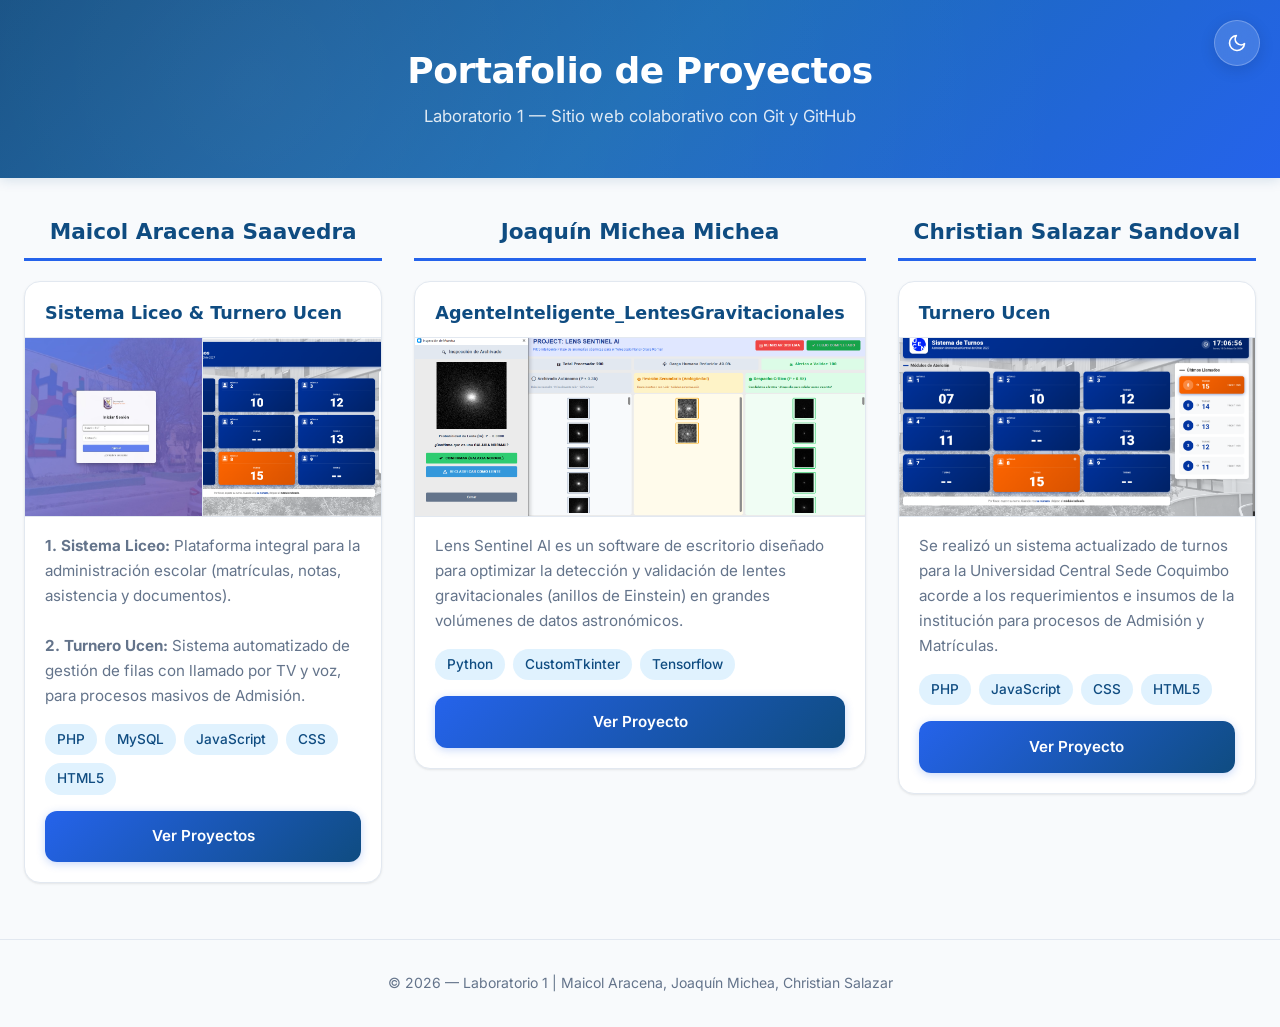
<file: index.html>
<!DOCTYPE html>
<html lang="es">

<head>
    <meta charset="UTF-8">
    <meta name="viewport" content="width=device-width, initial-scale=1.0">
    <meta name="description"
        content="Portal colaborativo de proyectos del equipo - Laboratorio 1: Maicol Aracena, Joaquín Michea y Christian Salazar.">
    <title>Portafolio de Proyectos | Laboratorio 1</title>
    <link rel="preconnect" href="https://fonts.googleapis.com">
    <link rel="preconnect" href="https://fonts.gstatic.com" crossorigin>
    <link href="https://fonts.googleapis.com/css2?family=Inter:wght@400;500;600;700&display=swap" rel="stylesheet">
    <link rel="stylesheet" href="assets\styles\styles.css">
</head>

<body>

    <!-- ========== HEADER DEL SITIO ========== -->
    <header class="site-header">
        <h1 class="site-title">Portafolio de Proyectos</h1>
        <p class="site-subtitle">Laboratorio 1 — Sitio web colaborativo con Git y GitHub</p>
    </header>

    <!-- ========== CONTENEDOR PRINCIPAL (3 columnas) ========== -->
    <main class="team-container">

        <!-- ===== SECCIÓN: Maicol Aracena ===== -->
        <section class="member-section" id="maicol">
            <h2 class="member-name">Maicol Aracena Saavedra</h2>

            <div class="projects-grid">
                <article class="project-card">
                    <div class="project-header">
                        <h3 class="project-title">Sistema Liceo & Turnero Ucen</h3>
                    </div>

                    <div style="display: flex;">
                        <img class="project-img"
                            style="width: 50%; border-radius: 0; border-right: 1px solid #e2e8f0; object-fit: cover;"
                            src="assets\imagenes\imagenes-maicol\sistema-liceo-1.jpg" alt="Vista Sistema Liceo">
                        <img class="project-img" style="width: 50%; border-radius: 0; object-fit: cover;"
                            src="assets\imagenes\imagenes-maicol\turnero.png" alt="Vista Turnero Ucen">
                    </div>

                    <div class="project-body">
                        <p class="project-description">
                            <strong>1. Sistema Liceo:</strong> Plataforma integral para la administración escolar
                            (matrículas, notas, asistencia y documentos).<br><br>
                            <strong>2. Turnero Ucen:</strong> Sistema automatizado de gestión de filas con llamado por
                            TV y voz, para procesos masivos de Admisión.
                        </p>

                        <div class="tech-tags">
                            <span class="tech-tag">PHP</span>
                            <span class="tech-tag">MySQL</span>
                            <span class="tech-tag">JavaScript</span>
                            <span class="tech-tag">CSS</span>
                            <span class="tech-tag">HTML5</span>
                        </div>
                    </div>

                    <a class="project-link" href="proyecto-maicol.html">
                        Ver Proyectos
                    </a>
                </article>
            </div>
        </section>

        <!-- ===== SECCIÓN: Joaquín Michea ===== -->
        <section class="member-section" id="joaquin">
            <h2 class="member-name">Joaquín Michea Michea</h2>

            <div class="projects-grid">
                <article class="project-card">
                    <div class="project-header">
                        <h3 class="project-title">AgenteInteligente_LentesGravitacionales</h3>
                    </div>

                    <img class="project-img" src="assets\imagenes\imagenes-joaquin\imagen-proyecto.PNG"
                        alt="Vista previa del proyecto de Joaquín">

                    <div class="project-body">
                        <p class="project-description">
                            Lens Sentinel AI es un software de escritorio diseñado para optimizar
                            la detección y validación de lentes gravitacionales (anillos de Einstein)
                            en grandes volúmenes de datos astronómicos.
                        </p>

                        <div class="tech-tags">
                            <span class="tech-tag">Python</span>
                            <span class="tech-tag">CustomTkinter</span>
                            <span class="tech-tag">Tensorflow</span>
                        </div>
                    </div>

                    <a class="project-link"
                        href="https://github.com/jimm-96/AgenteInteligente_LentesGravitacionales.git" target="_blank"
                        rel="noopener noreferrer">
                        Ver Proyecto
                    </a>
                </article>
            </div>
        </section>

        <!-- ===== SECCIÓN: Christian Salazar ===== -->
        <section class="member-section" id="christian">
            <h2 class="member-name">Christian Salazar Sandoval</h2>

            <div class="projects-grid">
                <article class="project-card">
                    <div class="project-header">
                        <h3 class="project-title">Turnero Ucen</h3>
                    </div>

                    <img class="project-img" src="assets\imagenes\imagenes-repo-christian\turnero.png"
                        alt="Vista previa del proyecto de Christian">

                    <div class="project-body">
                        <p class="project-description">
                            Se realizó un sistema actualizado de turnos para la Universidad Central Sede Coquimbo acorde
                            a los requerimientos e insumos de la institución para procesos de Admisión y Matrículas.
                        </p>

                        <div class="tech-tags">
                            <span class="tech-tag">PHP</span>
                            <span class="tech-tag">JavaScript</span>
                            <span class="tech-tag">CSS</span>
                            <span class="tech-tag">HTML5</span>
                        </div>
                    </div>

                    <a class="project-link" href="proyecto-christian.html">
                        Ver Proyecto
                    </a>
                </article>
            </div>
        </section>

    </main>

    <!-- ========== FOOTER ========== -->
    <footer class="site-footer">
        <p>&copy; 2026 — Laboratorio 1 | Maicol Aracena, Joaquín Michea, Christian Salazar</p>
    </footer>
    <script src="assets\js\script-base.js" defer></script>
    <script src="assets\js\script-joaquin.js" defer></script>
</body>

</html>
</file>
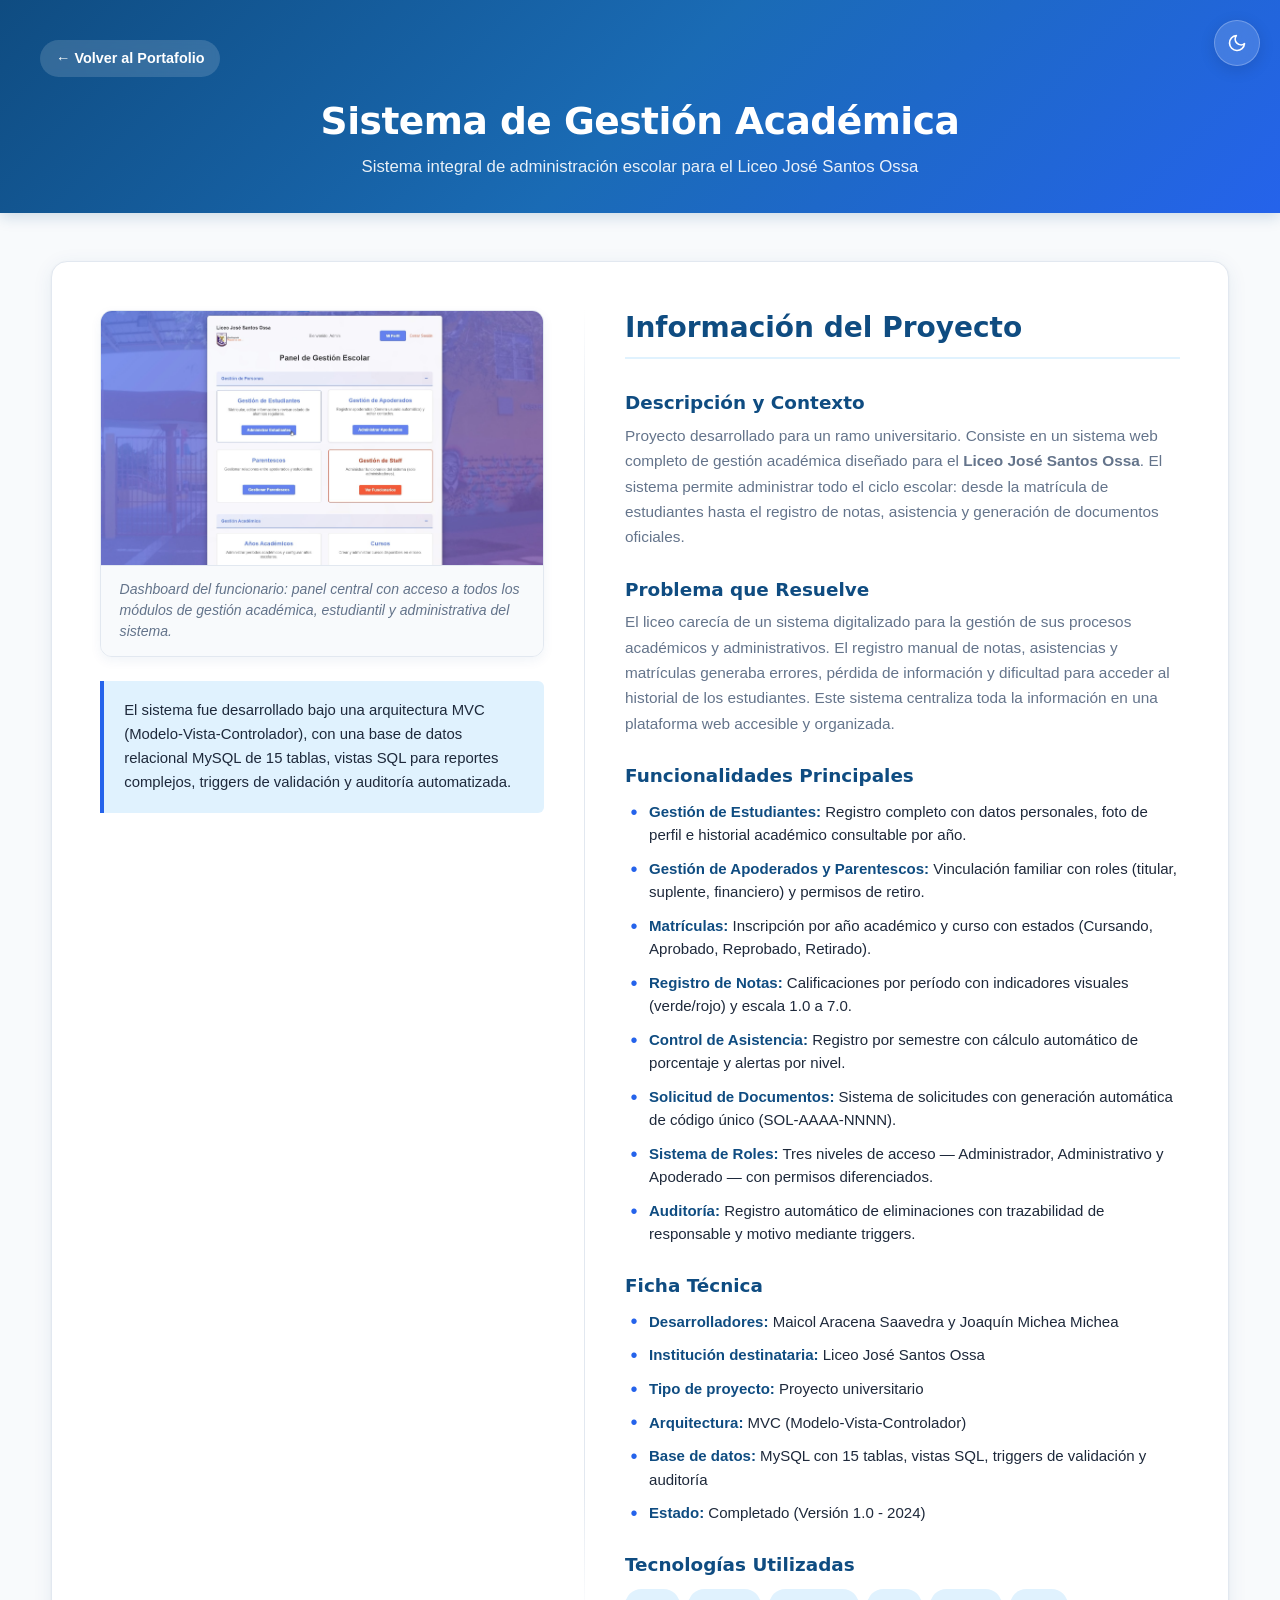
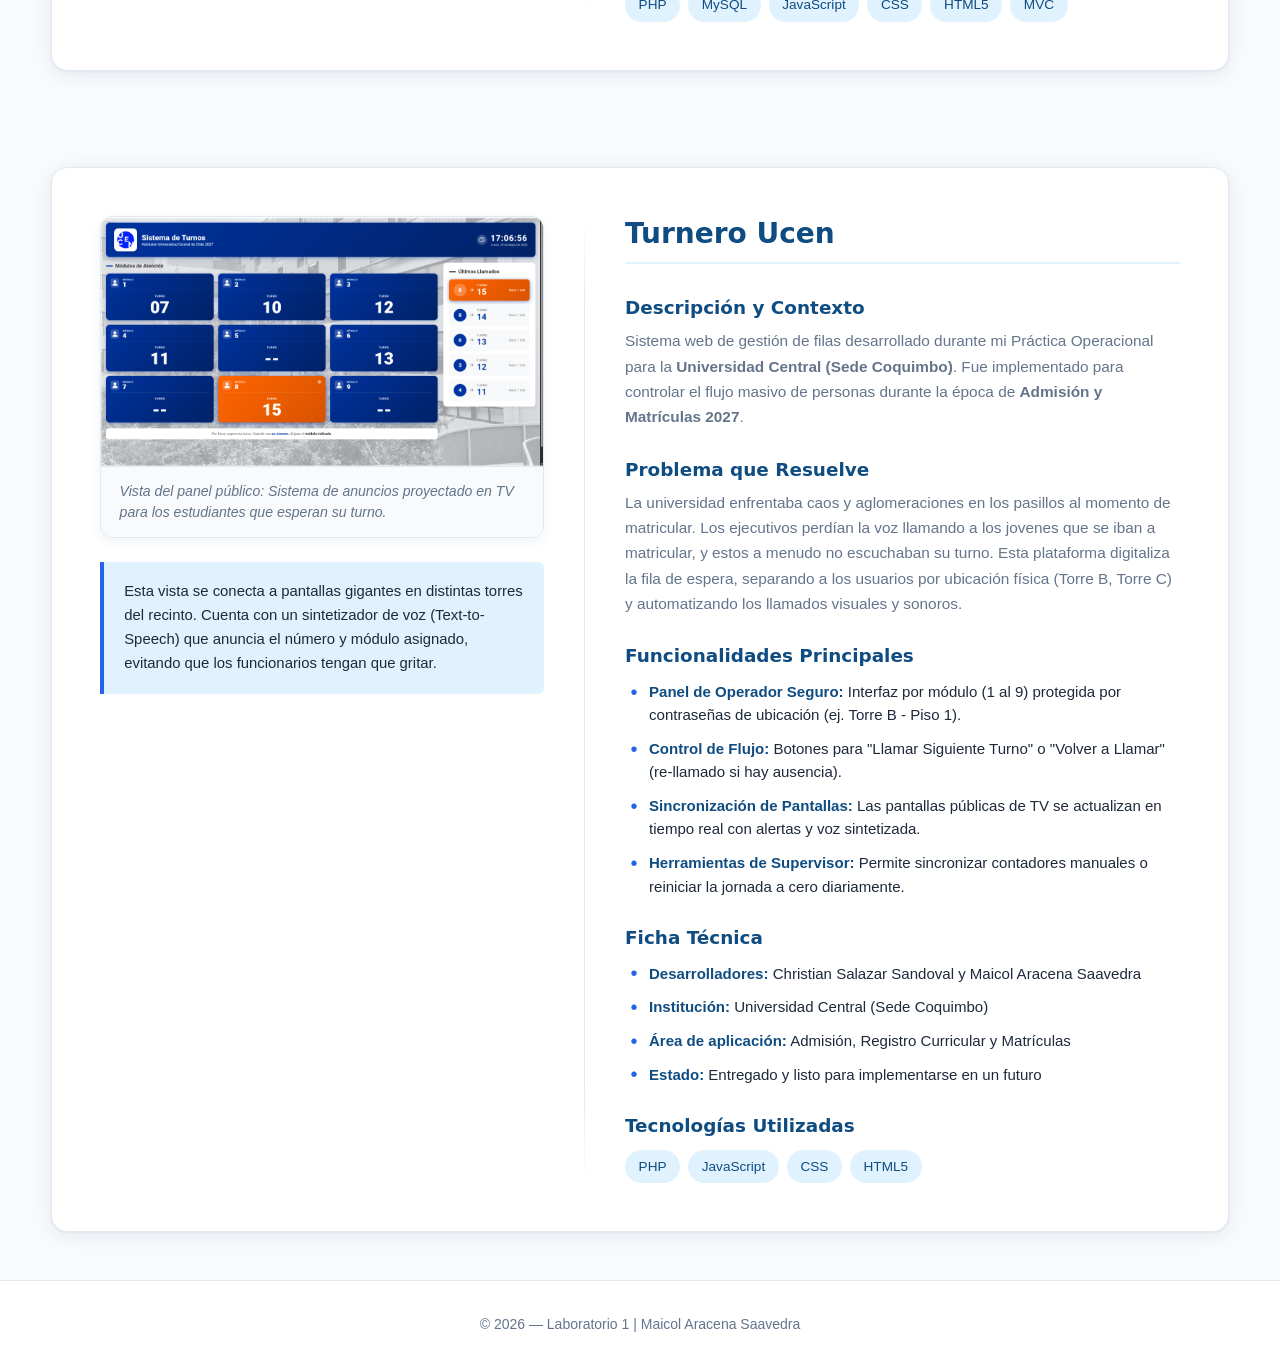
<file: proyecto-maicol.html>
<!DOCTYPE html>
<html lang="es">

<head>
    <meta charset="UTF-8">
    <meta name="viewport" content="width=device-width, initial-scale=1.0">
    <meta name="description"
        content="Detalle del proyecto Sistema de Gestión Académica del Liceo José Santos Ossa, desarrollado por Maicol Aracena y Joaquín Michea.">
    <title>Sistema Liceo - Maicol Aracena</title>
    <link rel="stylesheet" href="assets\styles\styles.css">
    <link rel="stylesheet" href="assets\styles\proyecto-maicol.css">
</head>

<body>

    <!-- Encabezado y navegación -->
    <header class="project-header">
        <nav>
            <a href="index.html" class="back-link">&larr; Volver al Portafolio</a>
        </nav>

        <!-- Botón Dark Mode (solo visual por ahora, funcionalidad en próximos commits) -->
        <button id="dark-mode-toggle" aria-label="Cambiar a modo oscuro" title="Cambiar modo de color">
            <svg xmlns="http://www.w3.org/2000/svg" width="20" height="20" viewBox="0 0 24 24" fill="none"
                stroke="currentColor" stroke-width="2" stroke-linecap="round" stroke-linejoin="round">
                <path d="M21 12.79A9 9 0 1 1 11.21 3 7 7 0 0 0 21 12.79z"></path>
            </svg>
        </button>

        <h1 class="project-title">Sistema de Gestión Académica</h1>
        <p class="project-subtitle">Sistema integral de administración escolar para el Liceo José Santos Ossa</p>
    </header>

    <!-- Contenedor principal del proyecto -->
    <main class="project-layout">

        <!-- Columna izquierda: Imagen con texto explicativo abajo -->
        <section class="project-column-left">
            <figure class="project-figure">
                <img src="assets\imagenes\imagenes-maicol\sistema-liceo-2.jpg"
                    alt="Vista del dashboard del Sistema de Gestión Académica del Liceo">
                <figcaption>Dashboard del funcionario: panel central con acceso a todos los módulos de gestión
                    académica, estudiantil y administrativa del sistema.</figcaption>
            </figure>

            <div class="image-description">
                <p>
                    El sistema fue desarrollado bajo una arquitectura MVC (Modelo-Vista-Controlador), con una base de
                    datos relacional MySQL de 15 tablas, vistas SQL para reportes complejos, triggers de validación y
                    auditoría automatizada.
                </p>
            </div>
        </section>

        <!-- Línea separadora -->
        <hr class="project-divider">

        <!-- Columna derecha -->
        <section class="project-column-right">
            <h2>Información del Proyecto</h2>

            <article class="detail-block">
                <h3>Descripción y Contexto</h3>
                <p>
                    Proyecto desarrollado para un ramo universitario. Consiste en un sistema web completo de gestión
                    académica diseñado para el <strong>Liceo José Santos Ossa</strong>. El sistema permite administrar
                    todo el ciclo escolar: desde la matrícula de estudiantes hasta el registro de notas, asistencia y
                    generación de documentos oficiales.
                </p>
            </article>

            <article class="detail-block">
                <h3>Problema que Resuelve</h3>
                <p>
                    El liceo carecía de un sistema digitalizado para la gestión de sus procesos académicos y
                    administrativos. El registro manual de notas, asistencias y matrículas generaba errores, pérdida de
                    información y dificultad para acceder al historial de los estudiantes. Este sistema centraliza toda
                    la información en una plataforma web accesible y organizada.
                </p>
            </article>

            <article class="detail-block">
                <h3>Funcionalidades Principales</h3>
                <ul>
                    <li><strong>Gestión de Estudiantes:</strong> Registro completo con datos personales, foto de perfil
                        e
                        historial académico consultable por año.</li>
                    <li><strong>Gestión de Apoderados y Parentescos:</strong> Vinculación familiar con roles (titular,
                        suplente, financiero) y permisos de retiro.</li>
                    <li><strong>Matrículas:</strong> Inscripción por año académico y curso con estados (Cursando,
                        Aprobado, Reprobado, Retirado).</li>
                    <li><strong>Registro de Notas:</strong> Calificaciones por período con indicadores visuales
                        (verde/rojo) y escala 1.0 a 7.0.</li>
                    <li><strong>Control de Asistencia:</strong> Registro por semestre con cálculo automático de
                        porcentaje y alertas por nivel.</li>
                    <li><strong>Solicitud de Documentos:</strong> Sistema de solicitudes con generación automática de
                        código único (SOL-AAAA-NNNN).</li>
                    <li><strong>Sistema de Roles:</strong> Tres niveles de acceso — Administrador, Administrativo y
                        Apoderado — con permisos diferenciados.</li>
                    <li><strong>Auditoría:</strong> Registro automático de eliminaciones con trazabilidad de responsable
                        y motivo mediante triggers.</li>
                </ul>
            </article>

            <article class="detail-block">
                <h3>Ficha Técnica</h3>
                <ul>
                    <li><strong>Desarrolladores:</strong> Maicol Aracena Saavedra y Joaquín Michea Michea</li>
                    <li><strong>Institución destinataria:</strong> Liceo José Santos Ossa</li>
                    <li><strong>Tipo de proyecto:</strong> Proyecto universitario</li>
                    <li><strong>Arquitectura:</strong> MVC (Modelo-Vista-Controlador)</li>
                    <li><strong>Base de datos:</strong> MySQL con 15 tablas, vistas SQL, triggers de validación y
                        auditoría</li>
                    <li><strong>Estado:</strong> Completado (Versión 1.0 - 2024)</li>
                </ul>
            </article>

            <article class="detail-block">
                <h3>Tecnologías Utilizadas</h3>
                <div class="tech-tags">
                    <span class="tech-tag">PHP</span>
                    <span class="tech-tag">MySQL</span>
                    <span class="tech-tag">JavaScript</span>
                    <span class="tech-tag">CSS</span>
                    <span class="tech-tag">HTML5</span>
                    <span class="tech-tag">MVC</span>
                </div>
            </article>
        </section>

    </main>

    <!-- ===== SEGUNDO PROYECTO: TURNERO UCEN ===== -->
    <main class="project-layout">
        <!-- Columna izquierda: Imagen con texto explicativo abajo -->
        <section class="project-column-left">
            <figure class="project-figure">
                <img src="assets\imagenes\imagenes-maicol\turnero.png"
                    alt="Pantalla de visualización del Turnero Ucen en sala de espera">
                <figcaption>Vista del panel público: Sistema de anuncios proyectado en TV para los estudiantes que
                    esperan su turno.</figcaption>
            </figure>

            <div class="image-description">
                <p>
                    Esta vista se conecta a pantallas gigantes en distintas torres del recinto. Cuenta con un
                    sintetizador de voz (Text-to-Speech) que anuncia el número y módulo asignado, evitando que los
                    funcionarios tengan que gritar.
                </p>
            </div>
        </section>

        <!-- Línea separadora -->
        <hr class="project-divider">

        <!-- Columna derecha -->
        <section class="project-column-right">
            <h2>Turnero Ucen</h2>

            <article class="detail-block">
                <h3>Descripción y Contexto</h3>
                <p>
                    Sistema web de gestión de filas desarrollado durante mi Práctica Operacional para la
                    <strong>Universidad Central (Sede Coquimbo)</strong>. Fue implementado para controlar el flujo
                    masivo de personas durante la época de <strong>Admisión y Matrículas 2027</strong>.
                </p>
            </article>

            <article class="detail-block">
                <h3>Problema que Resuelve</h3>
                <p>
                    La universidad enfrentaba caos y aglomeraciones en los pasillos al momento de matricular. Los
                    ejecutivos perdían la voz llamando a los jovenes que se iban a matricular, y estos a menudo no
                    escuchaban su turno. Esta plataforma digitaliza la fila de espera, separando a los usuarios por
                    ubicación física (Torre B, Torre C) y automatizando los llamados visuales y sonoros.
                </p>
            </article>

            <article class="detail-block">
                <h3>Funcionalidades Principales</h3>
                <ul>
                    <li><strong>Panel de Operador Seguro:</strong> Interfaz por módulo (1 al 9) protegida por
                        contraseñas de ubicación (ej. Torre B - Piso 1).</li>
                    <li><strong>Control de Flujo:</strong> Botones para "Llamar Siguiente Turno" o "Volver a Llamar"
                        (re-llamado si hay ausencia).</li>
                    <li><strong>Sincronización de Pantallas:</strong> Las pantallas públicas de TV se actualizan en
                        tiempo real con alertas y voz sintetizada.</li>
                    <li><strong>Herramientas de Supervisor:</strong> Permite sincronizar contadores manuales o reiniciar
                        la jornada a cero diariamente.</li>
                </ul>
            </article>

            <article class="detail-block">
                <h3>Ficha Técnica</h3>
                <ul>
                    <li><strong>Desarrolladores:</strong> Christian Salazar Sandoval y Maicol Aracena Saavedra</li>
                    <li><strong>Institución:</strong> Universidad Central (Sede Coquimbo)</li>
                    <li><strong>Área de aplicación:</strong> Admisión, Registro Curricular y Matrículas</li>
                    <li><strong>Estado:</strong> Entregado y listo para implementarse en un futuro</li>
                </ul>
            </article>

            <article class="detail-block">
                <h3>Tecnologías Utilizadas</h3>
                <div class="tech-tags">
                    <span class="tech-tag">PHP</span>
                    <span class="tech-tag">JavaScript</span>
                    <span class="tech-tag">CSS</span>
                    <span class="tech-tag">HTML5</span>
                </div>
            </article>
        </section>
    </main>

    <!-- Pie de página -->
    <footer class="site-footer">
        <p>&copy; 2026 — Laboratorio 1 | Maicol Aracena Saavedra</p>
    </footer>

    <script src="assets\js\script-maicol.js" defer></script>
</body>

</html>
</file>
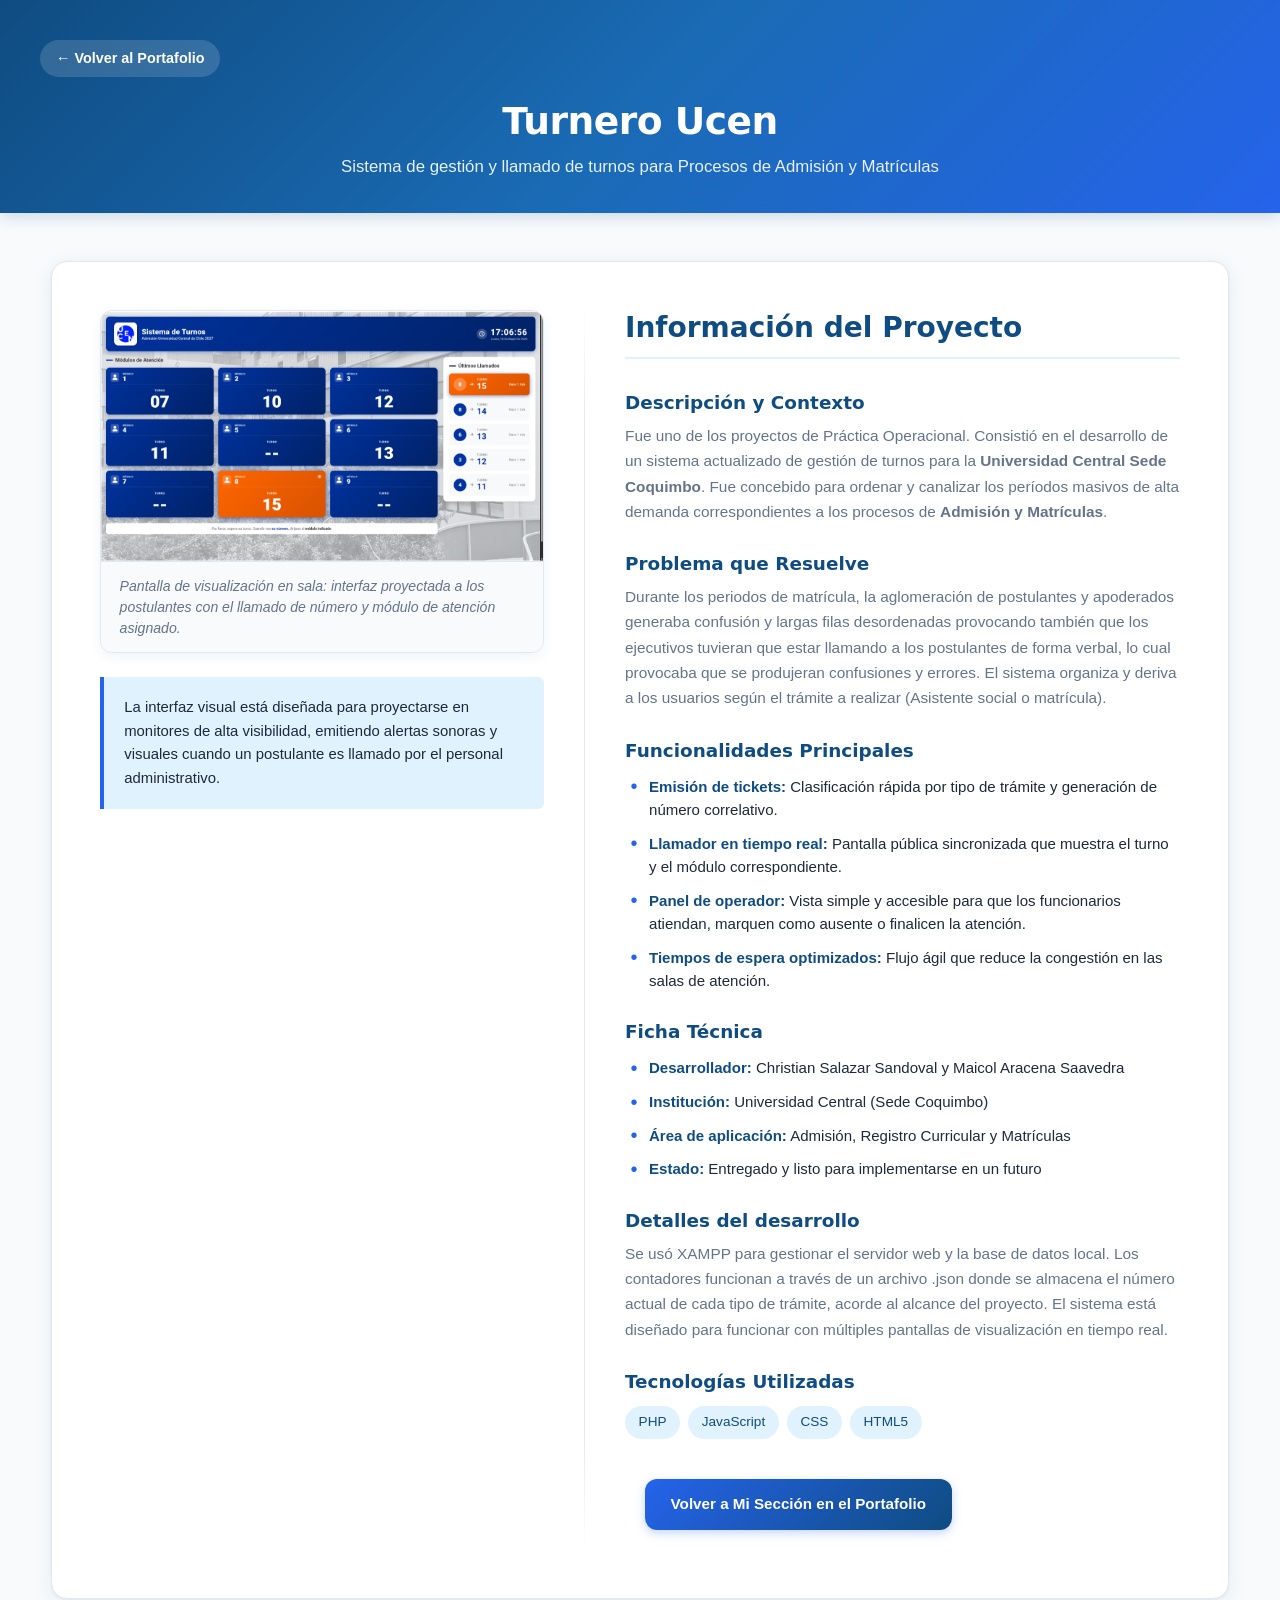
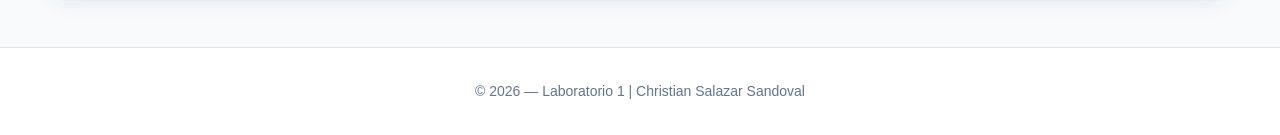
<file: proyecto-christian/proyecto-christian.html>
<!DOCTYPE html>
<html lang="es">

<head>
    <meta charset="UTF-8">
    <meta name="viewport" content="width=device-width, initial-scale=1.0">
    <meta name="description"
        content="Detalle del proyecto Turnero Ucen desarrollado por Christian Salazar para la Universidad Central Sede Coquimbo.">
    <title>Turnero Ucen - Christian Salazar</title>
    <link rel="stylesheet" href="../styles\styles.css">
    <link rel="stylesheet" href="../styles\proyecto-christian.css">
</head>

<body>

    <!-- Encabezado y navegación -->
    <header class="project-header">
        <nav>
            <a href="../index.html" class="back-link">&larr; Volver al Portafolio</a>
        </nav>
        <h1 class="project-title">Turnero Ucen</h1>
        <p class="project-subtitle">Sistema de gestión y llamado de turnos para Procesos de Admisión y Matrículas</p>
    </header>

    <!-- Contenedor principal del proyecto -->
    <main class="project-layout">

        <!-- Columna izquierda: Imagen con texto explicativo abajo -->
        <section class="project-column-left">
            <figure class="project-figure">
                <img src="../assets\imagenes-repo-christian\turnero.png"
                    alt="Pantalla de visualización del Turnero Ucen en sala de espera">
                <figcaption>Pantalla de visualización en sala: interfaz proyectada a los postulantes con el llamado de
                    número y módulo de atención asignado.</figcaption>
            </figure>

            <div class="image-description">
                <p>
                    La interfaz visual está diseñada para proyectarse en monitores de alta visibilidad, emitiendo
                    alertas sonoras y visuales cuando un postulante es llamado por el personal administrativo.
                </p>
            </div>
        </section>

        <!-- Línea separadora -->
        <hr class="project-divider">

        <!-- Columna derecha -->
        <section class="project-column-right">
            <h2>Información del Proyecto</h2>

            <article class="detail-block">
                <h3>Descripción y Contexto</h3>
                <p>
                    Fue uno de los proyectos de Práctica Operacional. Consistió en el desarrollo de un sistema
                    actualizado de gestión de turnos para la <strong>Universidad Central Sede Coquimbo</strong>. Fue
                    concebido para ordenar y canalizar los períodos masivos de alta demanda correspondientes a los
                    procesos de <strong>Admisión y Matrículas</strong>.
                </p>
            </article>

            <article class="detail-block">
                <h3>Problema que Resuelve</h3>
                <p>
                    Durante los periodos de matrícula, la aglomeración de postulantes y apoderados generaba confusión y
                    largas filas desordenadas provocando también que los ejecutivos tuvieran que estar llamando a los
                    postulantes de forma verbal, lo cual provocaba que se produjeran confusiones y errores. El sistema
                    organiza y deriva a los usuarios según el trámite a realizar (Asistente social o matrícula).
                </p>
            </article>

            <article class="detail-block">
                <h3>Funcionalidades Principales</h3>
                <ul>
                    <li><strong>Emisión de tickets:</strong> Clasificación rápida por tipo de trámite y generación de
                        número correlativo.</li>
                    <li><strong>Llamador en tiempo real:</strong> Pantalla pública sincronizada que muestra el turno y
                        el módulo correspondiente.</li>
                    <li><strong>Panel de operador:</strong> Vista simple y accesible para que los funcionarios atiendan,
                        marquen como ausente o finalicen la atención.</li>
                    <li><strong>Tiempos de espera optimizados:</strong> Flujo ágil que reduce la congestión en las salas
                        de atención.</li>
                </ul>
            </article>

            <article class="detail-block">
                <h3>Ficha Técnica</h3>
                <ul>
                    <li><strong>Desarrollador:</strong> Christian Salazar Sandoval y Maicol Aracena Saavedra</li>
                    <li><strong>Institución:</strong> Universidad Central (Sede Coquimbo)</li>
                    <li><strong>Área de aplicación:</strong> Admisión, Registro Curricular y Matrículas</li>
                    <li><strong>Estado:</strong> Entregado y listo para implementarse en un futuro</li>
                </ul>
            </article>

            <article class="detail-block">
                <h3>Detalles del desarrollo</h3>
                <p>
                    Se usó XAMPP para gestionar el servidor web y la base de datos local.
                    Los contadores funcionan a través de un archivo .json donde se almacena el número actual de cada
                    tipo de trámite, acorde al alcance del proyecto.
                    El sistema está diseñado para funcionar con múltiples pantallas de visualización en tiempo real.
                </p>
            </article>

            <article class="detail-block">
                <h3>Tecnologías Utilizadas</h3>
                <div class="tech-tags">
                    <span class="tech-tag">PHP</span>
                    <span class="tech-tag">JavaScript</span>
                    <span class="tech-tag">CSS</span>
                    <span class="tech-tag">HTML5</span>
                </div>
            </article>

            <footer class="detail-footer">
                <a href="../index.html" class="project-link">Volver a Mi Sección en el Portafolio</a>
            </footer>
        </section>

    </main>

    <!-- Pie de página -->
    <footer class="site-footer">
        <p>&copy; 2026 — Laboratorio 1 | Christian Salazar Sandoval</p>
    </footer>

</body>

</html>
</file>
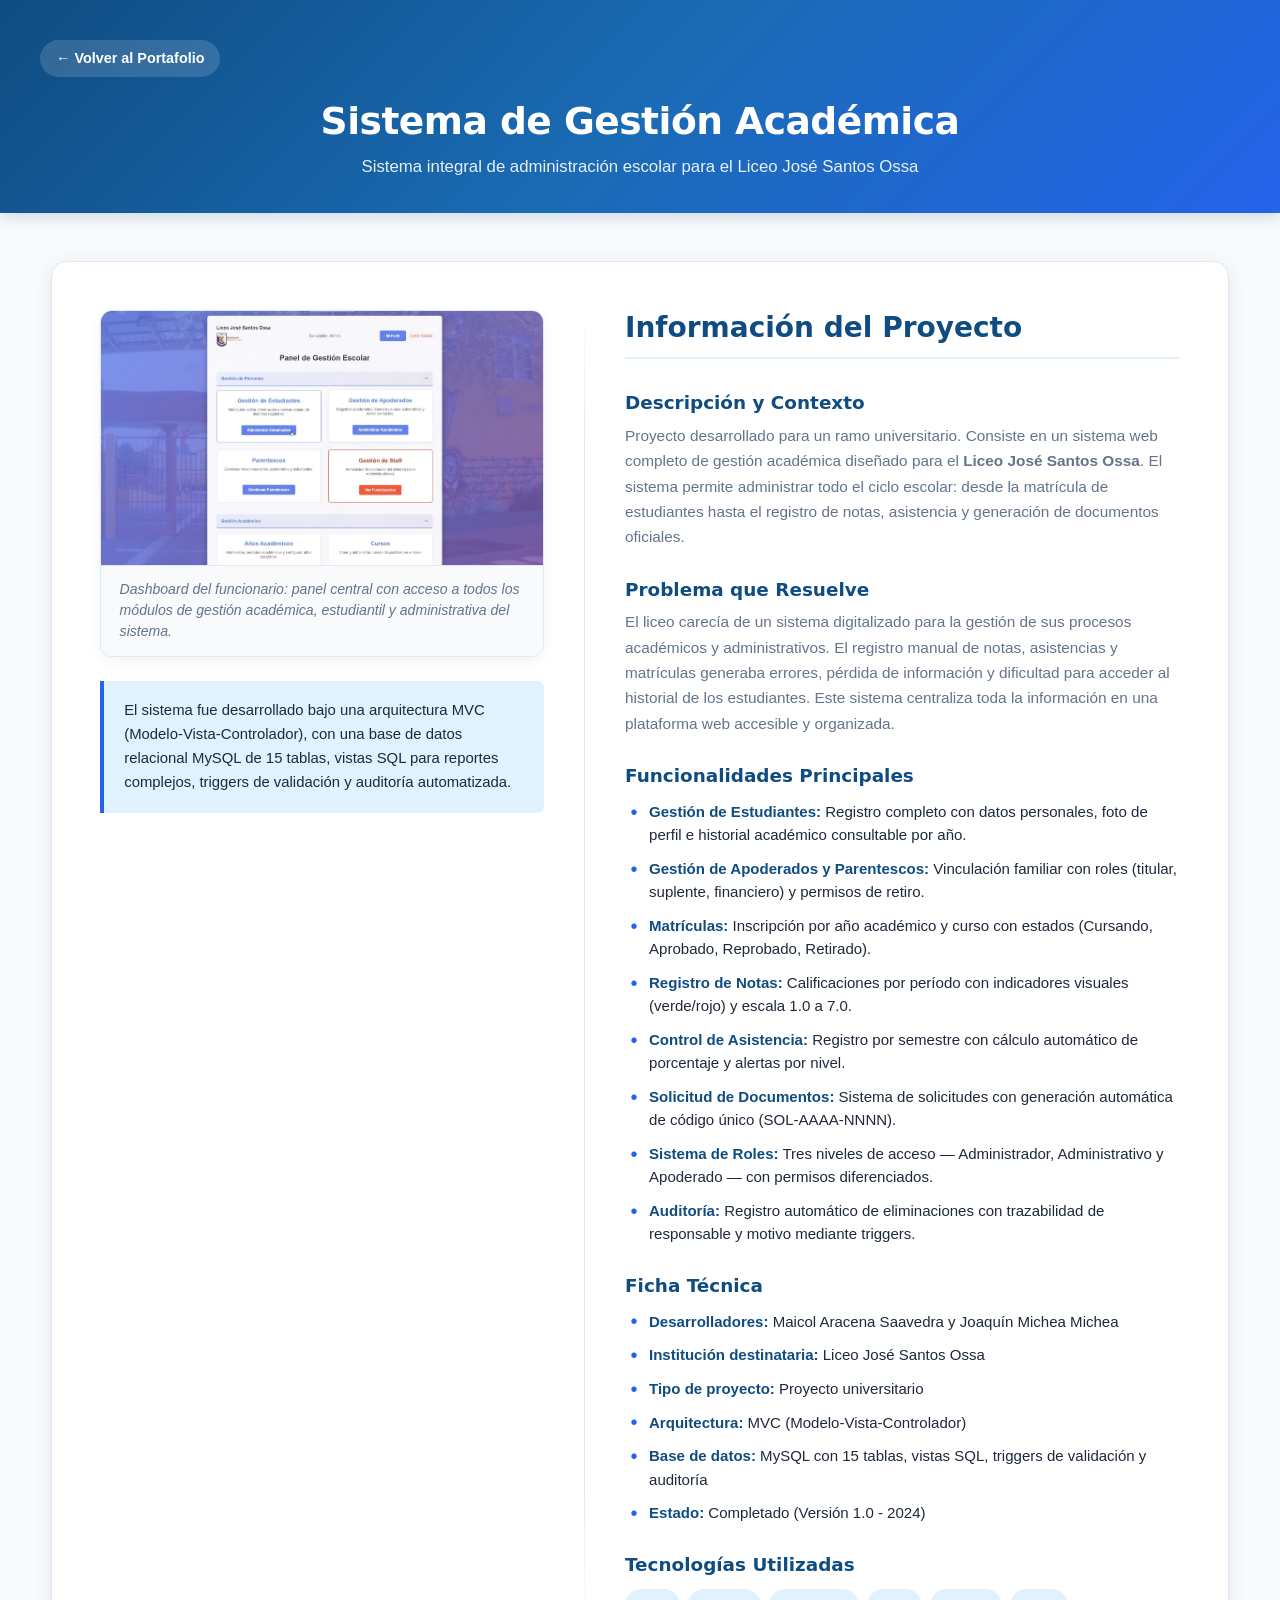
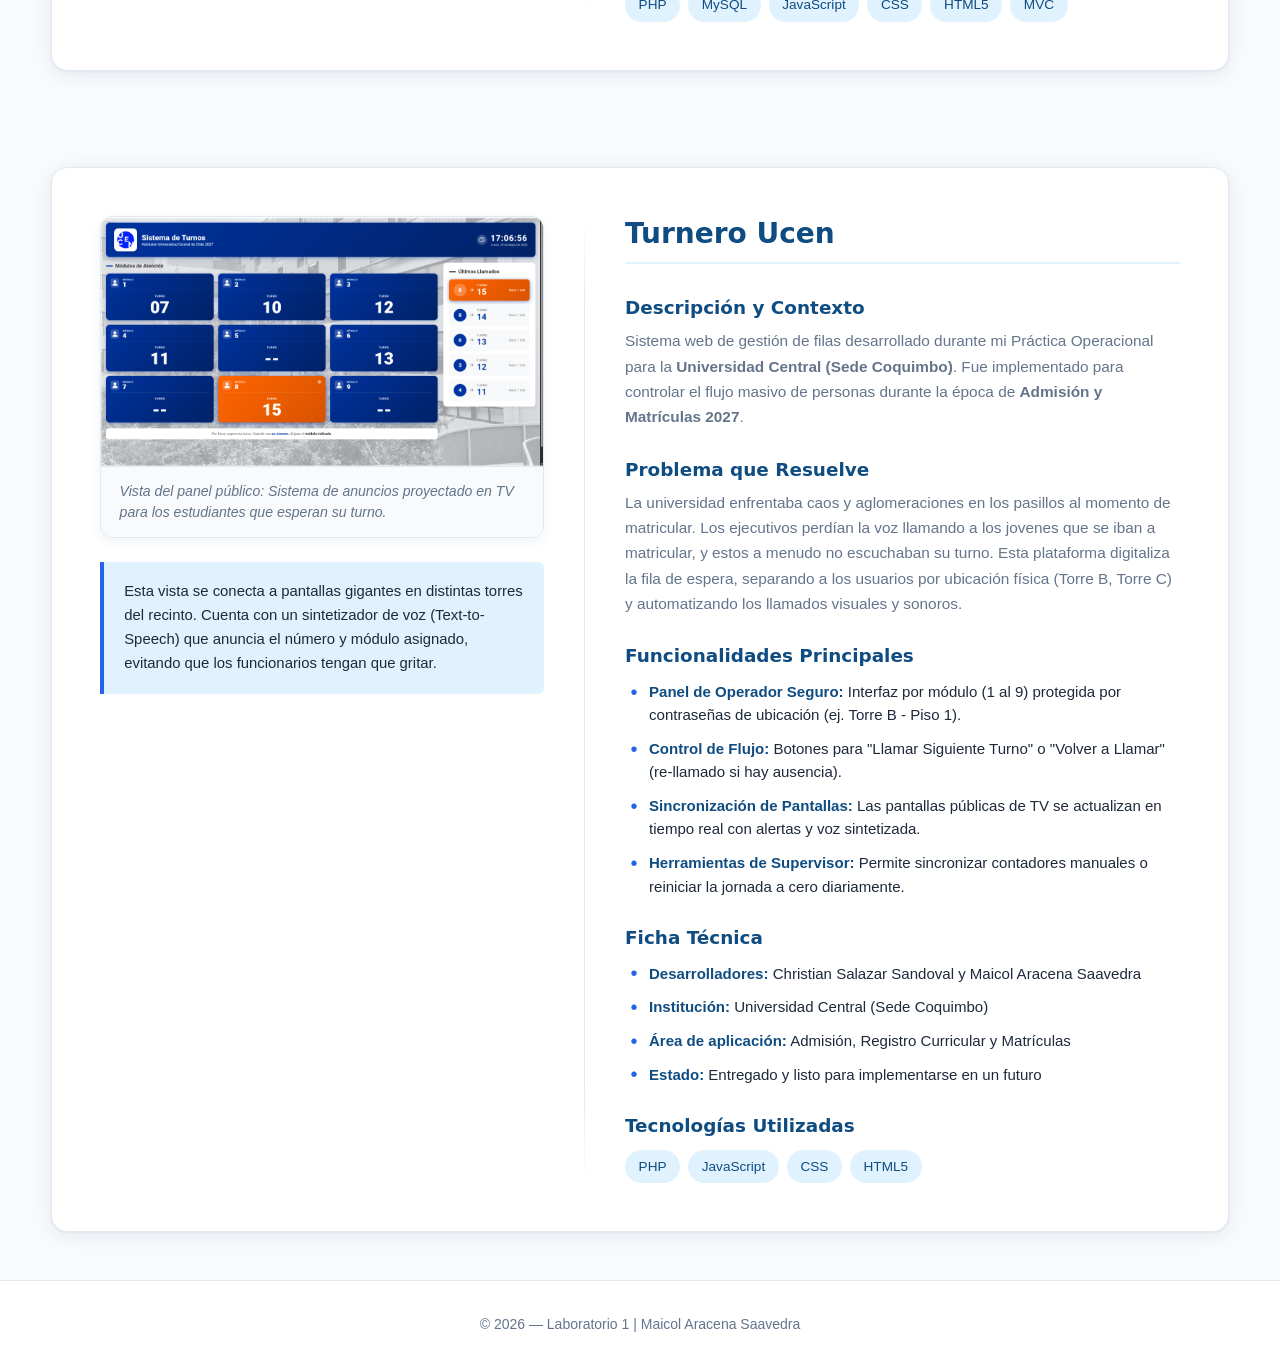
<file: proyecto-maicol/proyecto-maicol.html>
<!DOCTYPE html>
<html lang="es">

<head>
    <meta charset="UTF-8">
    <meta name="viewport" content="width=device-width, initial-scale=1.0">
    <meta name="description"
        content="Detalle del proyecto Sistema de Gestión Académica del Liceo José Santos Ossa, desarrollado por Maicol Aracena y Joaquín Michea.">
    <title>Sistema Liceo - Maicol Aracena</title>
    <link rel="stylesheet" href="../styles\styles.css">
    <link rel="stylesheet" href="../styles\proyecto-maicol.css">
</head>

<body>

    <!-- Encabezado y navegación -->
    <header class="project-header">
        <nav>
            <a href="../index.html" class="back-link">&larr; Volver al Portafolio</a>
        </nav>
        <h1 class="project-title">Sistema de Gestión Académica</h1>
        <p class="project-subtitle">Sistema integral de administración escolar para el Liceo José Santos Ossa</p>
    </header>

    <!-- Contenedor principal del proyecto -->
    <main class="project-layout">

        <!-- Columna izquierda: Imagen con texto explicativo abajo -->
        <section class="project-column-left">
            <figure class="project-figure">
                <img src="../assets\imagenes-maicol\sistema-liceo-2.jpg"
                    alt="Vista del dashboard del Sistema de Gestión Académica del Liceo">
                <figcaption>Dashboard del funcionario: panel central con acceso a todos los módulos de gestión
                    académica, estudiantil y administrativa del sistema.</figcaption>
            </figure>

            <div class="image-description">
                <p>
                    El sistema fue desarrollado bajo una arquitectura MVC (Modelo-Vista-Controlador), con una base de
                    datos relacional MySQL de 15 tablas, vistas SQL para reportes complejos, triggers de validación y
                    auditoría automatizada.
                </p>
            </div>
        </section>

        <!-- Línea separadora -->
        <hr class="project-divider">

        <!-- Columna derecha -->
        <section class="project-column-right">
            <h2>Información del Proyecto</h2>

            <article class="detail-block">
                <h3>Descripción y Contexto</h3>
                <p>
                    Proyecto desarrollado para un ramo universitario. Consiste en un sistema web completo de gestión
                    académica diseñado para el <strong>Liceo José Santos Ossa</strong>. El sistema permite administrar
                    todo el ciclo escolar: desde la matrícula de estudiantes hasta el registro de notas, asistencia y
                    generación de documentos oficiales.
                </p>
            </article>

            <article class="detail-block">
                <h3>Problema que Resuelve</h3>
                <p>
                    El liceo carecía de un sistema digitalizado para la gestión de sus procesos académicos y
                    administrativos. El registro manual de notas, asistencias y matrículas generaba errores, pérdida de
                    información y dificultad para acceder al historial de los estudiantes. Este sistema centraliza toda
                    la información en una plataforma web accesible y organizada.
                </p>
            </article>

            <article class="detail-block">
                <h3>Funcionalidades Principales</h3>
                <ul>
                    <li><strong>Gestión de Estudiantes:</strong> Registro completo con datos personales, foto de perfil
                        e
                        historial académico consultable por año.</li>
                    <li><strong>Gestión de Apoderados y Parentescos:</strong> Vinculación familiar con roles (titular,
                        suplente, financiero) y permisos de retiro.</li>
                    <li><strong>Matrículas:</strong> Inscripción por año académico y curso con estados (Cursando,
                        Aprobado, Reprobado, Retirado).</li>
                    <li><strong>Registro de Notas:</strong> Calificaciones por período con indicadores visuales
                        (verde/rojo) y escala 1.0 a 7.0.</li>
                    <li><strong>Control de Asistencia:</strong> Registro por semestre con cálculo automático de
                        porcentaje y alertas por nivel.</li>
                    <li><strong>Solicitud de Documentos:</strong> Sistema de solicitudes con generación automática de
                        código único (SOL-AAAA-NNNN).</li>
                    <li><strong>Sistema de Roles:</strong> Tres niveles de acceso — Administrador, Administrativo y
                        Apoderado — con permisos diferenciados.</li>
                    <li><strong>Auditoría:</strong> Registro automático de eliminaciones con trazabilidad de responsable
                        y motivo mediante triggers.</li>
                </ul>
            </article>

            <article class="detail-block">
                <h3>Ficha Técnica</h3>
                <ul>
                    <li><strong>Desarrolladores:</strong> Maicol Aracena Saavedra y Joaquín Michea Michea</li>
                    <li><strong>Institución destinataria:</strong> Liceo José Santos Ossa</li>
                    <li><strong>Tipo de proyecto:</strong> Proyecto universitario</li>
                    <li><strong>Arquitectura:</strong> MVC (Modelo-Vista-Controlador)</li>
                    <li><strong>Base de datos:</strong> MySQL con 15 tablas, vistas SQL, triggers de validación y
                        auditoría</li>
                    <li><strong>Estado:</strong> Completado (Versión 1.0 - 2024)</li>
                </ul>
            </article>

            <article class="detail-block">
                <h3>Tecnologías Utilizadas</h3>
                <div class="tech-tags">
                    <span class="tech-tag">PHP</span>
                    <span class="tech-tag">MySQL</span>
                    <span class="tech-tag">JavaScript</span>
                    <span class="tech-tag">CSS</span>
                    <span class="tech-tag">HTML5</span>
                    <span class="tech-tag">MVC</span>
                </div>
            </article>
        </section>

    </main>

    <!-- ===== SEGUNDO PROYECTO: TURNERO UCEN ===== -->
    <main class="project-layout">
        <!-- Columna izquierda: Imagen con texto explicativo abajo -->
        <section class="project-column-left">
            <figure class="project-figure">
                <img src="../assets\imagenes-maicol\turnero.png"
                    alt="Pantalla de visualización del Turnero Ucen en sala de espera">
                <figcaption>Vista del panel público: Sistema de anuncios proyectado en TV para los estudiantes que
                    esperan su turno.</figcaption>
            </figure>

            <div class="image-description">
                <p>
                    Esta vista se conecta a pantallas gigantes en distintas torres del recinto. Cuenta con un
                    sintetizador de voz (Text-to-Speech) que anuncia el número y módulo asignado, evitando que los
                    funcionarios tengan que gritar.
                </p>
            </div>
        </section>

        <!-- Línea separadora -->
        <hr class="project-divider">

        <!-- Columna derecha -->
        <section class="project-column-right">
            <h2>Turnero Ucen</h2>

            <article class="detail-block">
                <h3>Descripción y Contexto</h3>
                <p>
                    Sistema web de gestión de filas desarrollado durante mi Práctica Operacional para la
                    <strong>Universidad Central (Sede Coquimbo)</strong>. Fue implementado para controlar el flujo
                    masivo de personas durante la época de <strong>Admisión y Matrículas 2027</strong>.
                </p>
            </article>

            <article class="detail-block">
                <h3>Problema que Resuelve</h3>
                <p>
                    La universidad enfrentaba caos y aglomeraciones en los pasillos al momento de matricular. Los
                    ejecutivos perdían la voz llamando a los jovenes que se iban a matricular, y estos a menudo no
                    escuchaban su turno. Esta plataforma digitaliza la fila de espera, separando a los usuarios por
                    ubicación física (Torre B, Torre C) y automatizando los llamados visuales y sonoros.
                </p>
            </article>

            <article class="detail-block">
                <h3>Funcionalidades Principales</h3>
                <ul>
                    <li><strong>Panel de Operador Seguro:</strong> Interfaz por módulo (1 al 9) protegida por
                        contraseñas de ubicación (ej. Torre B - Piso 1).</li>
                    <li><strong>Control de Flujo:</strong> Botones para "Llamar Siguiente Turno" o "Volver a Llamar"
                        (re-llamado si hay ausencia).</li>
                    <li><strong>Sincronización de Pantallas:</strong> Las pantallas públicas de TV se actualizan en
                        tiempo real con alertas y voz sintetizada.</li>
                    <li><strong>Herramientas de Supervisor:</strong> Permite sincronizar contadores manuales o reiniciar
                        la jornada a cero diariamente.</li>
                </ul>
            </article>

            <article class="detail-block">
                <h3>Ficha Técnica</h3>
                <ul>
                    <li><strong>Desarrolladores:</strong> Christian Salazar Sandoval y Maicol Aracena Saavedra</li>
                    <li><strong>Institución:</strong> Universidad Central (Sede Coquimbo)</li>
                    <li><strong>Área de aplicación:</strong> Admisión, Registro Curricular y Matrículas</li>
                    <li><strong>Estado:</strong> Entregado y listo para implementarse en un futuro</li>
                </ul>
            </article>

            <article class="detail-block">
                <h3>Tecnologías Utilizadas</h3>
                <div class="tech-tags">
                    <span class="tech-tag">PHP</span>
                    <span class="tech-tag">JavaScript</span>
                    <span class="tech-tag">CSS</span>
                    <span class="tech-tag">HTML5</span>
                </div>
            </article>
        </section>
    </main>

    <!-- Pie de página -->
    <footer class="site-footer">
        <p>&copy; 2026 — Laboratorio 1 | Maicol Aracena Saavedra</p>
    </footer>

</body>

</html>
</file>
